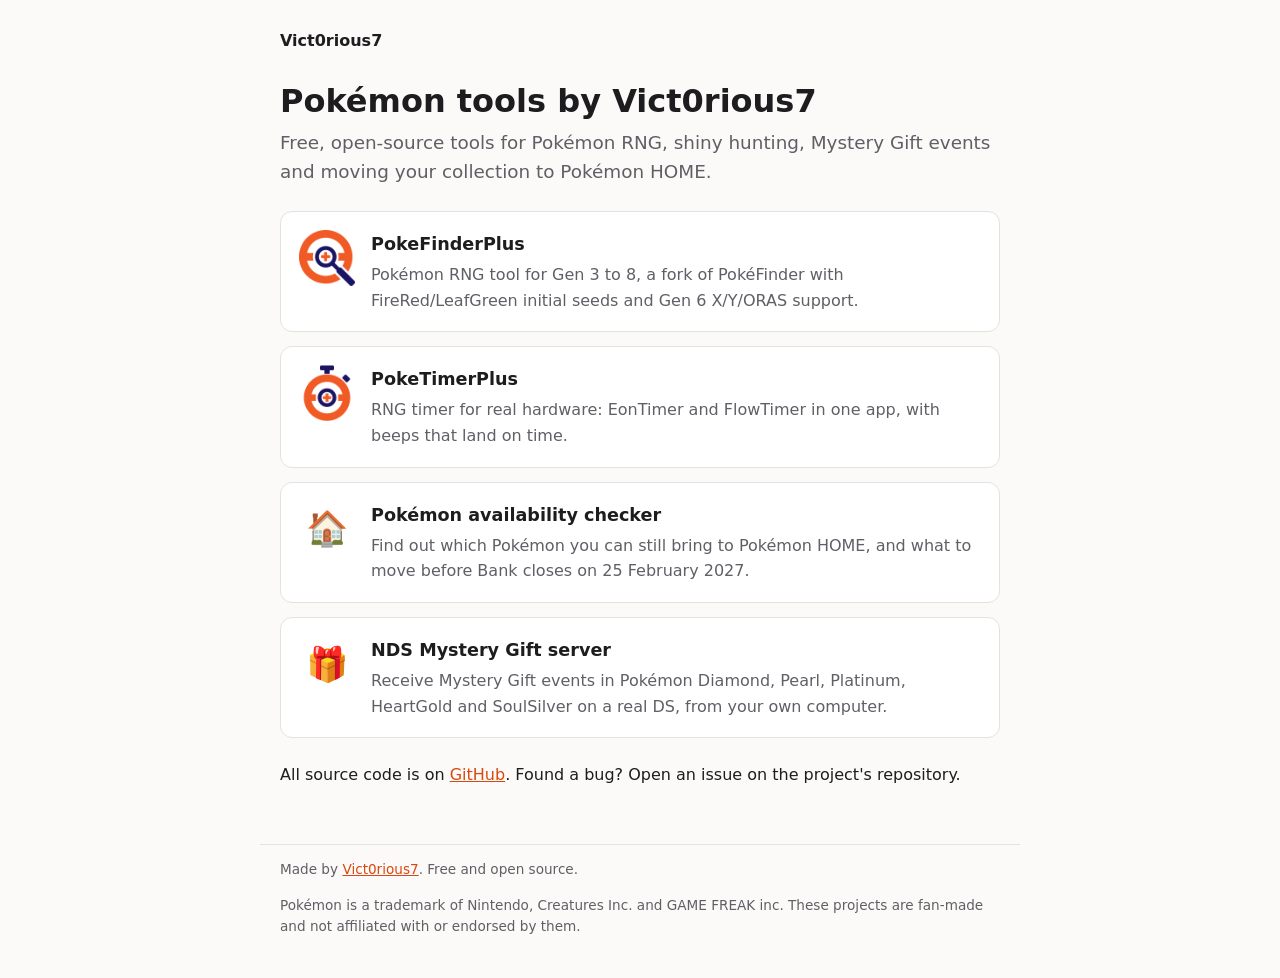
<file: index.html>
<!DOCTYPE html>
<html lang="en">
<head>
<meta charset="utf-8">
<meta name="viewport" content="width=device-width, initial-scale=1">
<title>Pokémon tools by Vict0rious7: RNG, shiny hunting, Mystery Gift</title>
<meta name="description" content="Free, open-source Pokémon tools by Vict0rious7: PokeFinderPlus (RNG seed finder), PokeTimerPlus (RNG timer), a Pokémon HOME availability checker and a DS Mystery Gift server.">
<link rel="canonical" href="https://vict0rious7.github.io/">
<meta property="og:type" content="website">
<meta property="og:title" content="Pokémon tools by Vict0rious7: RNG, shiny hunting, Mystery Gift">
<meta property="og:description" content="Free, open-source Pokémon tools by Vict0rious7: PokeFinderPlus (RNG seed finder), PokeTimerPlus (RNG timer), a Pokémon HOME availability checker and a DS Mystery Gift server.">
<meta property="og:url" content="https://vict0rious7.github.io/">

<meta name="twitter:card" content="summary">
<link rel="icon" href="/img/favicon.svg">
<link rel="stylesheet" href="/style.css">
<script type="application/ld+json">{"@context": "https://schema.org", "@type": "WebSite", "name": "Vict0rious7", "url": "https://vict0rious7.github.io/"}</script>
</head>
<body>
<header><a href="/">Vict0rious7</a></header>
<main>
<h1>Pokémon tools by Vict0rious7</h1>
<p class="lead">Free, open-source tools for Pokémon RNG, shiny hunting, Mystery Gift events and moving your collection to Pokémon HOME.</p>
<div class="cards">
<a class="card" href="/pokefinderplus/"><img src="/img/pokefinderplus.png" alt="" width="56" height="56"><div><h2>PokeFinderPlus</h2><p>Pokémon RNG tool for Gen 3 to 8, a fork of PokéFinder with FireRed/LeafGreen initial seeds and Gen 6 X/Y/ORAS support.</p></div></a>
<a class="card" href="/poketimerplus/"><img src="/img/poketimerplus.png" alt="" width="56" height="56"><div><h2>PokeTimerPlus</h2><p>RNG timer for real hardware: EonTimer and FlowTimer in one app, with beeps that land on time.</p></div></a>
<a class="card" href="/Pokemon-availability-checker/"><div class="emoji" aria-hidden="true">🏠</div><div><h2>Pokémon availability checker</h2><p>Find out which Pokémon you can still bring to Pokémon HOME, and what to move before Bank closes on 25 February 2027.</p></div></a>
<a class="card" href="/nds-mystery-gift/"><div class="emoji" aria-hidden="true">🎁</div><div><h2>NDS Mystery Gift server</h2><p>Receive Mystery Gift events in Pokémon Diamond, Pearl, Platinum, HeartGold and SoulSilver on a real DS, from your own computer.</p></div></a>
</div>
<p>All source code is on <a href="https://github.com/Vict0rious7">GitHub</a>. Found a bug? Open an issue on the project's repository.</p>
</main>
<footer><p>Made by <a href="https://github.com/Vict0rious7">Vict0rious7</a>. Free and open source.</p><p>Pokémon is a trademark of Nintendo, Creatures Inc. and GAME FREAK inc. These projects are fan-made and not affiliated with or endorsed by them.</p></footer>
</body>
</html>
</file>
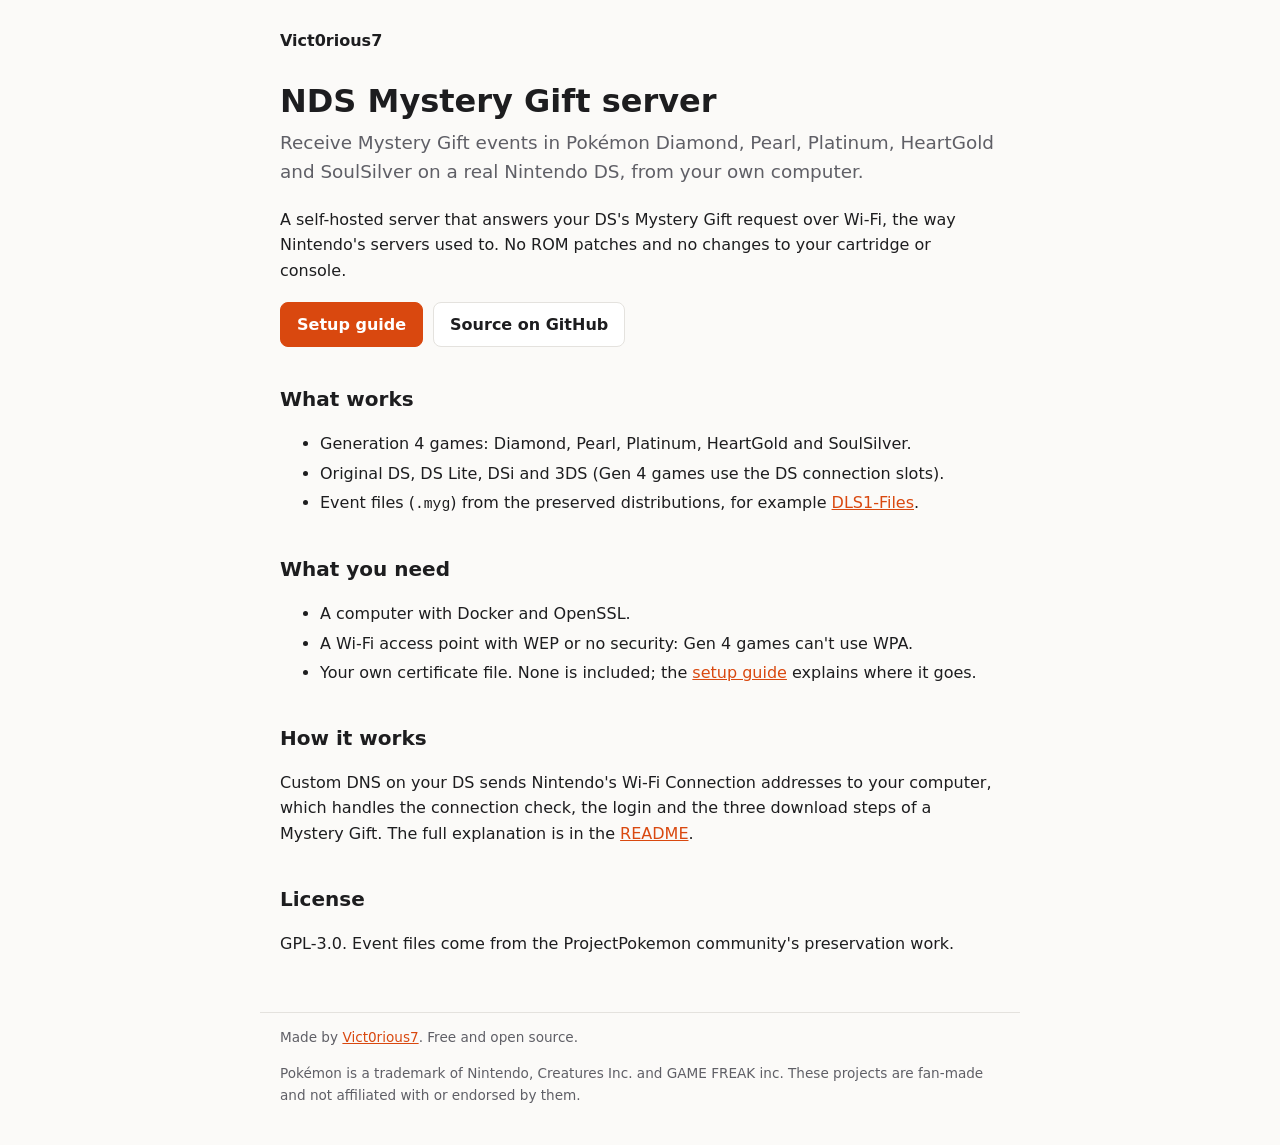
<file: nds-mystery-gift/index.html>
<!DOCTYPE html>
<html lang="en">
<head>
<meta charset="utf-8">
<meta name="viewport" content="width=device-width, initial-scale=1">
<title>NDS Mystery Gift server for Pokémon DPPt and HGSS on a real DS</title>
<meta name="description" content="A self-hosted Mystery Gift server for Pokémon Diamond, Pearl, Platinum, HeartGold and SoulSilver. Receive Wonder Card events on a real Nintendo DS over Wi-Fi, with no ROM patches.">
<link rel="canonical" href="https://vict0rious7.github.io/nds-mystery-gift/">
<meta property="og:type" content="website">
<meta property="og:title" content="NDS Mystery Gift server for Pokémon DPPt and HGSS on a real DS">
<meta property="og:description" content="A self-hosted Mystery Gift server for Pokémon Diamond, Pearl, Platinum, HeartGold and SoulSilver. Receive Wonder Card events on a real Nintendo DS over Wi-Fi, with no ROM patches.">
<meta property="og:url" content="https://vict0rious7.github.io/nds-mystery-gift/">

<meta name="twitter:card" content="summary">
<link rel="icon" href="/img/favicon.svg">
<link rel="stylesheet" href="/style.css">
<script type="application/ld+json">{"@context": "https://schema.org", "@type": "SoftwareSourceCode", "name": "NDS Pokémon Mystery Gift server", "description": "A self-hosted Mystery Gift server for Pokémon Diamond, Pearl, Platinum, HeartGold and SoulSilver. Receive Wonder Card events on a real Nintendo DS over Wi-Fi, with no ROM patches.", "codeRepository": "https://github.com/Vict0rious7/NDS-pokemon-mystery-gift-distribution", "license": "https://www.gnu.org/licenses/gpl-3.0.html", "author": {"@type": "Person", "name": "Vict0rious7", "url": "https://github.com/Vict0rious7"}}</script>
</head>
<body>
<header><a href="/">Vict0rious7</a></header>
<main>
<h1>NDS Mystery Gift server</h1>
<p class="lead">Receive Mystery Gift events in Pokémon Diamond, Pearl, Platinum, HeartGold and SoulSilver on a real Nintendo DS, from your own computer.</p>
<p>A self-hosted server that answers your DS's Mystery Gift request over Wi-Fi, the way Nintendo's servers used to. No ROM patches and no changes to your cartridge or console.</p>
<div class="btns"><a class="btn primary" href="https://github.com/Vict0rious7/NDS-pokemon-mystery-gift-distribution#readme">Setup guide</a><a class="btn" href="https://github.com/Vict0rious7/NDS-pokemon-mystery-gift-distribution">Source on GitHub</a></div>
<h2>What works</h2>
<ul>
<li>Generation 4 games: Diamond, Pearl, Platinum, HeartGold and SoulSilver.</li>
<li>Original DS, DS Lite, DSi and 3DS (Gen 4 games use the DS connection slots).</li>
<li>Event files (<code>.myg</code>) from the preserved distributions, for example <a href='https://github.com/InternalLoss/DLS1-Files'>DLS1-Files</a>.</li>
</ul>
<h2>What you need</h2>
<ul>
<li>A computer with Docker and OpenSSL.</li>
<li>A Wi-Fi access point with WEP or no security: Gen 4 games can't use WPA.</li>
<li>Your own certificate file. None is included; the <a href='https://github.com/Vict0rious7/NDS-pokemon-mystery-gift-distribution#certificate-setup'>setup guide</a> explains where it goes.</li>
</ul>
<h2>How it works</h2>
<p>Custom DNS on your DS sends Nintendo's Wi-Fi Connection addresses to your computer, which handles the connection check, the login and the three download steps of a Mystery Gift. The full explanation is in the <a href="https://github.com/Vict0rious7/NDS-pokemon-mystery-gift-distribution#readme">README</a>.</p>
<h2>License</h2>
<p>GPL-3.0. Event files come from the ProjectPokemon community's preservation work.</p>
</main>
<footer><p>Made by <a href="https://github.com/Vict0rious7">Vict0rious7</a>. Free and open source.</p><p>Pokémon is a trademark of Nintendo, Creatures Inc. and GAME FREAK inc. These projects are fan-made and not affiliated with or endorsed by them.</p></footer>
</body>
</html>
</file>
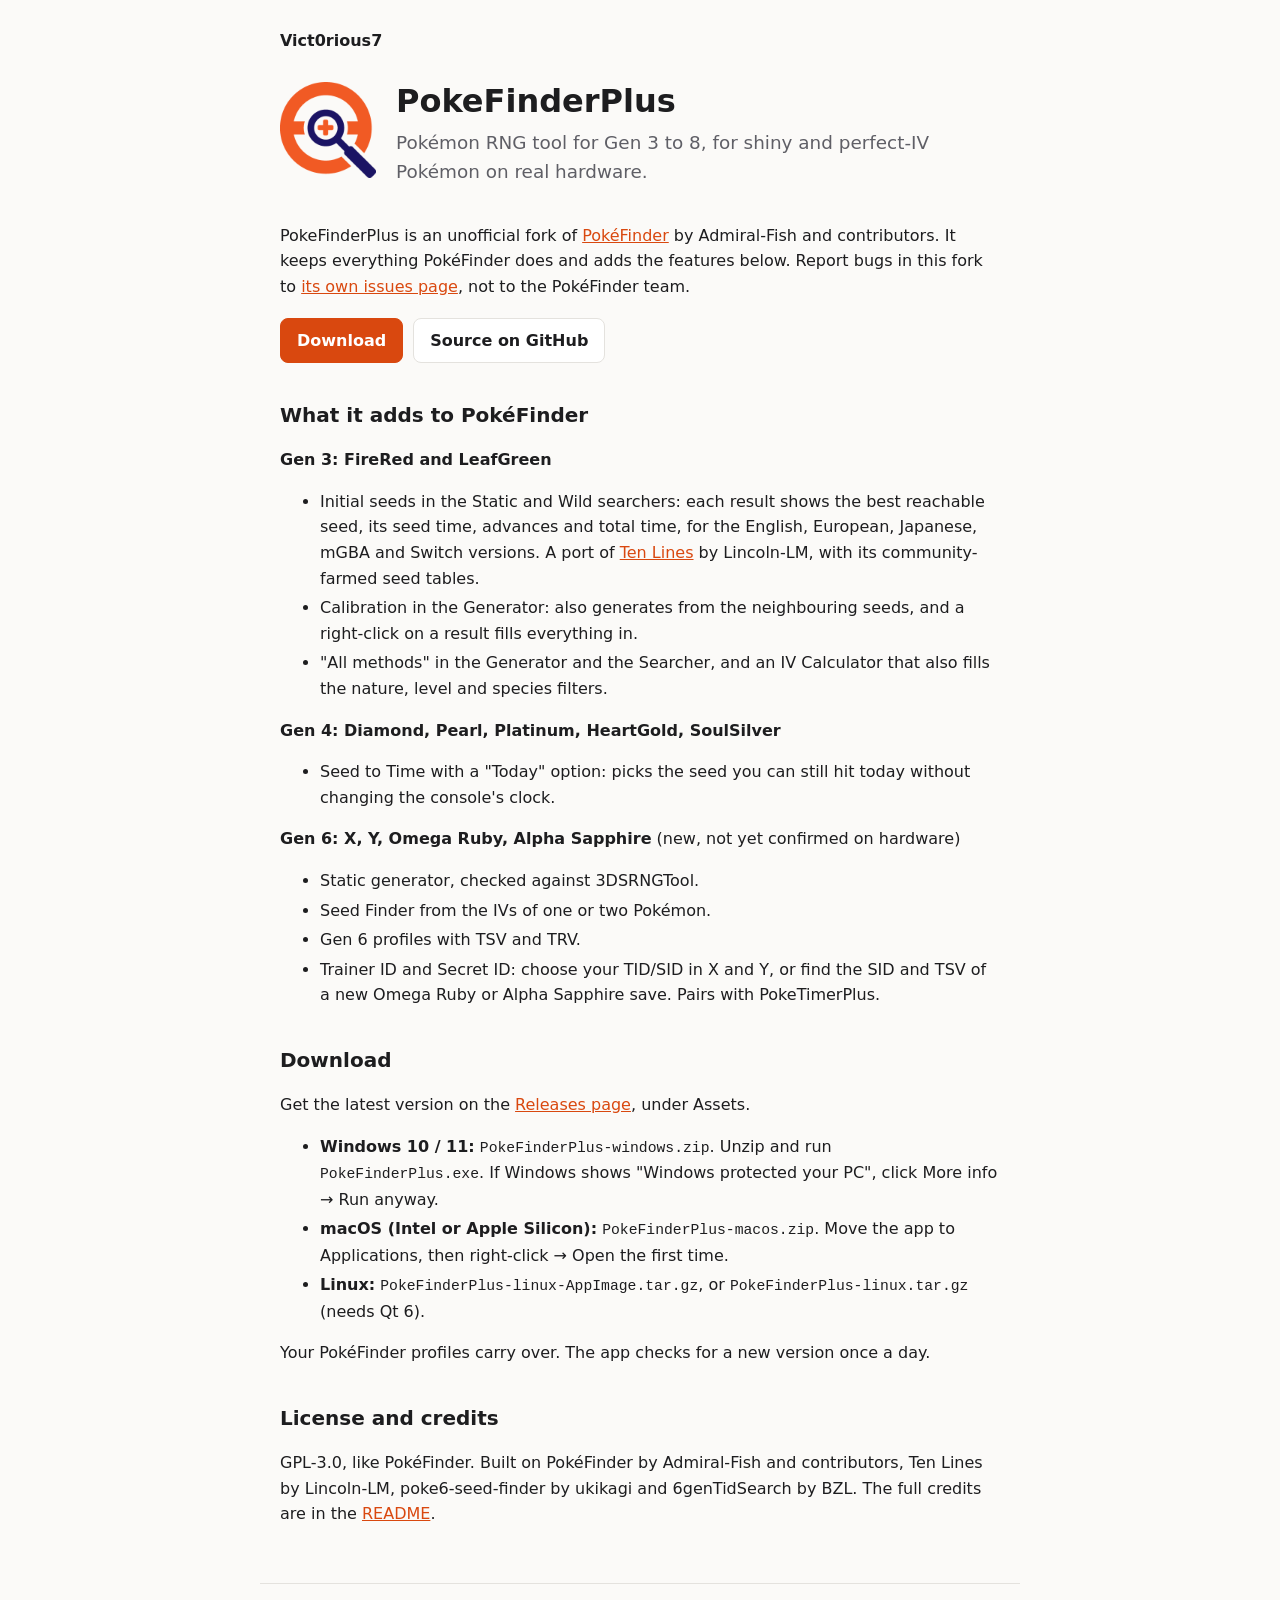
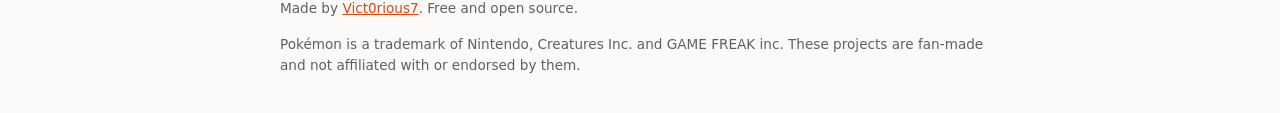
<file: pokefinderplus/index.html>
<!DOCTYPE html>
<html lang="en">
<head>
<meta charset="utf-8">
<meta name="viewport" content="width=device-width, initial-scale=1">
<title>PokeFinderPlus: Pokémon RNG seed finder for Gen 3 to 8</title>
<meta name="description" content="PokeFinderPlus is a free Pokémon RNG tool for Gen 3 to 8, a fork of PokéFinder with FireRed/LeafGreen initial seeds, Gen 4 Seed to Time for today, and Gen 6 X/Y/ORAS RNG and Trainer ID tools. Windows, macOS and Linux.">
<link rel="canonical" href="https://vict0rious7.github.io/pokefinderplus/">
<meta property="og:type" content="website">
<meta property="og:title" content="PokeFinderPlus: Pokémon RNG seed finder for Gen 3 to 8">
<meta property="og:description" content="PokeFinderPlus is a free Pokémon RNG tool for Gen 3 to 8, a fork of PokéFinder with FireRed/LeafGreen initial seeds, Gen 4 Seed to Time for today, and Gen 6 X/Y/ORAS RNG and Trainer ID tools. Windows, macOS and Linux.">
<meta property="og:url" content="https://vict0rious7.github.io/pokefinderplus/">
<meta property="og:image" content="https://vict0rious7.github.io/img/pokefinderplus.png">
<meta name="twitter:card" content="summary">
<link rel="icon" href="/img/pokefinderplus.png">
<link rel="stylesheet" href="/style.css">
<script type="application/ld+json">{"@context": "https://schema.org", "@type": "SoftwareApplication", "name": "PokeFinderPlus", "description": "PokeFinderPlus is a free Pokémon RNG tool for Gen 3 to 8, a fork of PokéFinder with FireRed/LeafGreen initial seeds, Gen 4 Seed to Time for today, and Gen 6 X/Y/ORAS RNG and Trainer ID tools. Windows, macOS and Linux.", "url": "https://vict0rious7.github.io/pokefinderplus/", "applicationCategory": "GameApplication", "operatingSystem": "Windows, macOS, Linux", "image": "https://vict0rious7.github.io/img/pokefinderplus.png", "license": "https://www.gnu.org/licenses/gpl-3.0.html", "codeRepository": "https://github.com/Vict0rious7/PokeFinderPlus", "offers": {"@type": "Offer", "price": "0", "priceCurrency": "EUR"}, "author": {"@type": "Person", "name": "Vict0rious7", "url": "https://github.com/Vict0rious7"}}</script>
</head>
<body>
<header><a href="/">Vict0rious7</a></header>
<main>
<div class="hero"><img src="/img/pokefinderplus.png" alt="PokeFinderPlus logo" width="96" height="96"><div><h1>PokeFinderPlus</h1><p class="lead">Pokémon RNG tool for Gen 3 to 8, for shiny and perfect-IV Pokémon on real hardware.</p></div></div>
<p>PokeFinderPlus is an unofficial fork of <a href="https://github.com/Admiral-Fish/PokeFinder">PokéFinder</a> by Admiral-Fish and contributors. It keeps everything PokéFinder does and adds the features below. Report bugs in this fork to <a href="https://github.com/Vict0rious7/PokeFinderPlus/issues">its own issues page</a>, not to the PokéFinder team.</p>
<div class="btns"><a class="btn primary" href="https://github.com/Vict0rious7/PokeFinderPlus/releases/latest">Download</a><a class="btn" href="https://github.com/Vict0rious7/PokeFinderPlus">Source on GitHub</a></div>
<h2>What it adds to PokéFinder</h2>
<p><strong>Gen 3: FireRed and LeafGreen</strong></p>
<ul>
<li>Initial seeds in the Static and Wild searchers: each result shows the best reachable seed, its seed time, advances and total time, for the English, European, Japanese, mGBA and Switch versions. A port of <a href='https://github.com/Lincoln-LM/ten-lines'>Ten Lines</a> by Lincoln-LM, with its community-farmed seed tables.</li>
<li>Calibration in the Generator: also generates from the neighbouring seeds, and a right-click on a result fills everything in.</li>
<li>&quot;All methods&quot; in the Generator and the Searcher, and an IV Calculator that also fills the nature, level and species filters.</li>
</ul>
<p><strong>Gen 4: Diamond, Pearl, Platinum, HeartGold, SoulSilver</strong></p>
<ul>
<li>Seed to Time with a &quot;Today&quot; option: picks the seed you can still hit today without changing the console's clock.</li>
</ul>
<p><strong>Gen 6: X, Y, Omega Ruby, Alpha Sapphire</strong> (new, not yet confirmed on hardware)</p>
<ul>
<li>Static generator, checked against 3DSRNGTool.</li>
<li>Seed Finder from the IVs of one or two Pokémon.</li>
<li>Gen 6 profiles with TSV and TRV.</li>
<li>Trainer ID and Secret ID: choose your TID/SID in X and Y, or find the SID and TSV of a new Omega Ruby or Alpha Sapphire save. Pairs with PokeTimerPlus.</li>
</ul>
<h2>Download</h2>
<p>Get the latest version on the <a href="https://github.com/Vict0rious7/PokeFinderPlus/releases/latest">Releases page</a>, under Assets.</p>
<ul>
<li><strong>Windows 10 / 11:</strong> <code>PokeFinderPlus-windows.zip</code>. Unzip and run <code>PokeFinderPlus.exe</code>. If Windows shows &quot;Windows protected your PC&quot;, click More info → Run anyway.</li>
<li><strong>macOS (Intel or Apple Silicon):</strong> <code>PokeFinderPlus-macos.zip</code>. Move the app to Applications, then right-click → Open the first time.</li>
<li><strong>Linux:</strong> <code>PokeFinderPlus-linux-AppImage.tar.gz</code>, or <code>PokeFinderPlus-linux.tar.gz</code> (needs Qt 6).</li>
</ul>
<p>Your PokéFinder profiles carry over. The app checks for a new version once a day.</p>
<h2>License and credits</h2>
<p>GPL-3.0, like PokéFinder. Built on PokéFinder by Admiral-Fish and contributors, Ten Lines by Lincoln-LM, poke6-seed-finder by ukikagi and 6genTidSearch by BZL. The full credits are in the <a href="https://github.com/Vict0rious7/PokeFinderPlus#readme">README</a>.</p>
</main>
<footer><p>Made by <a href="https://github.com/Vict0rious7">Vict0rious7</a>. Free and open source.</p><p>Pokémon is a trademark of Nintendo, Creatures Inc. and GAME FREAK inc. These projects are fan-made and not affiliated with or endorsed by them.</p></footer>
</body>
</html>
</file>
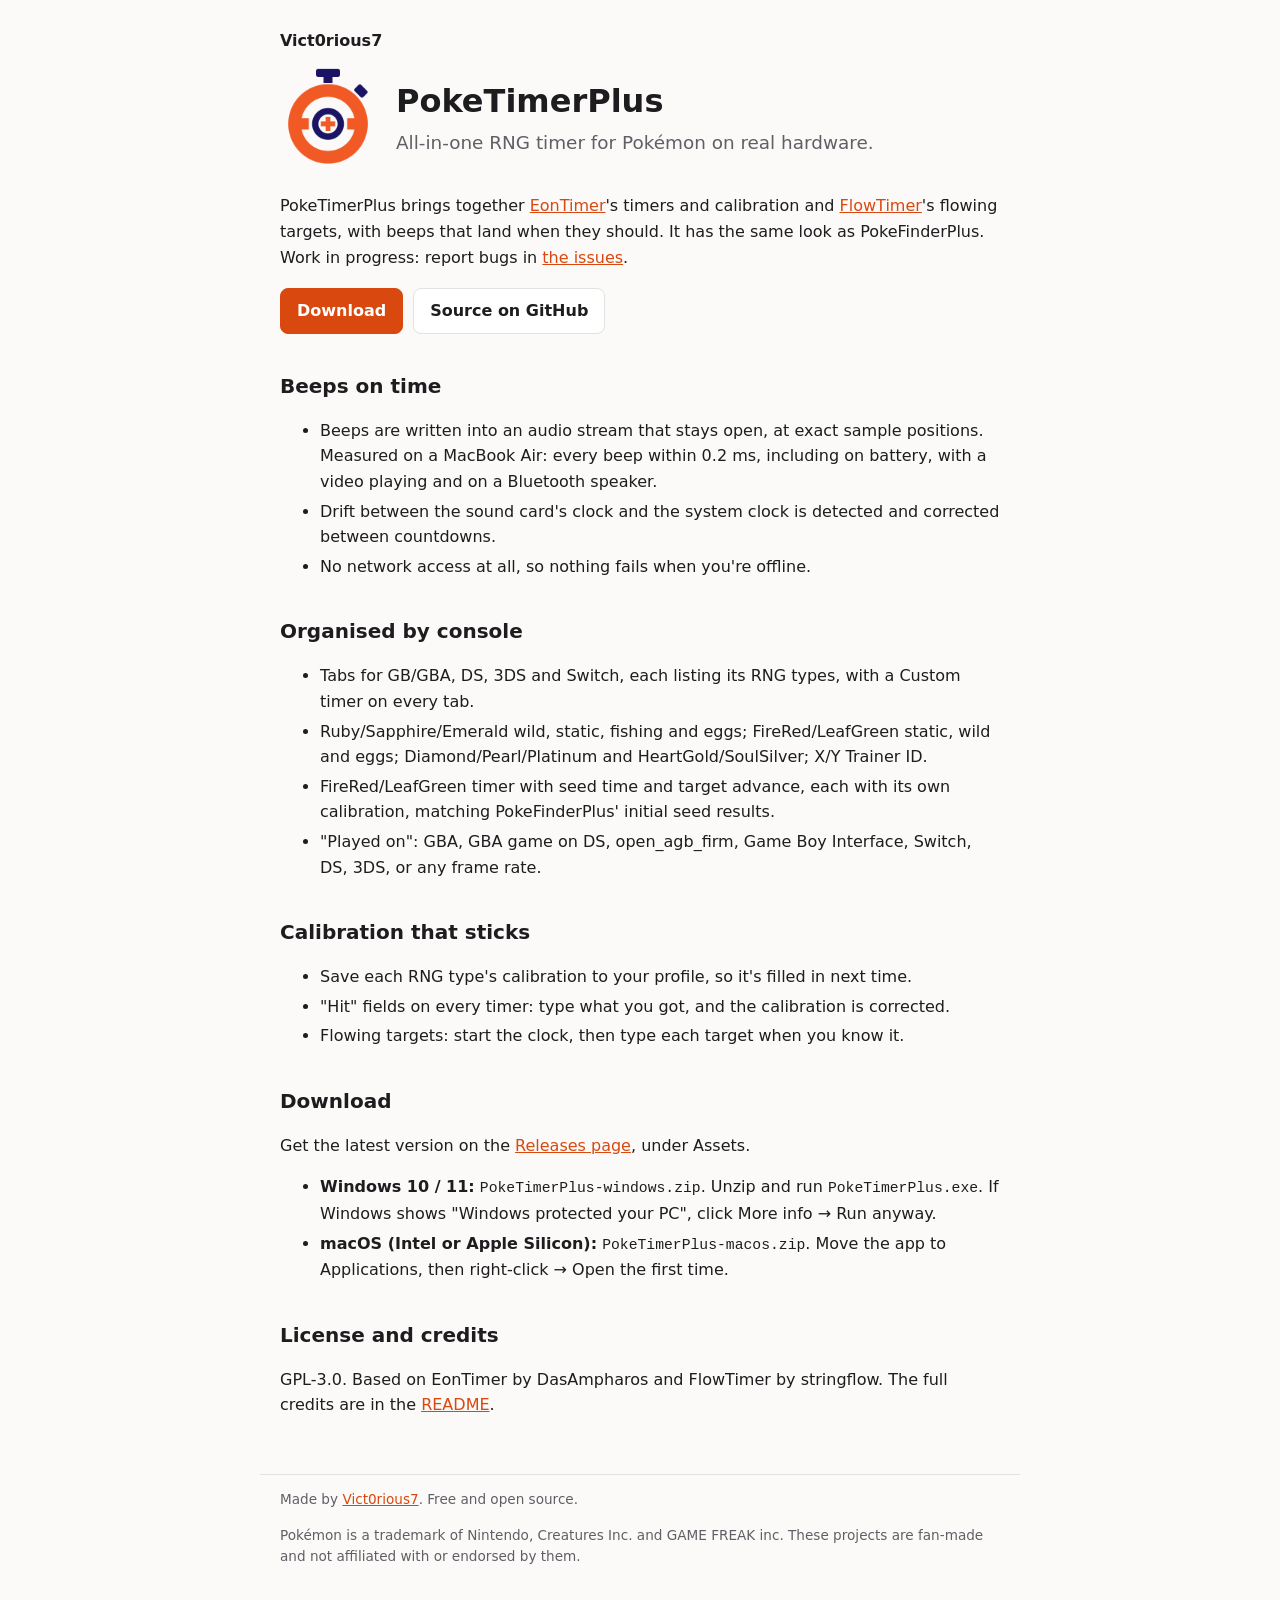
<file: poketimerplus/index.html>
<!DOCTYPE html>
<html lang="en">
<head>
<meta charset="utf-8">
<meta name="viewport" content="width=device-width, initial-scale=1">
<title>PokeTimerPlus: Pokémon RNG timer (EonTimer + FlowTimer)</title>
<meta name="description" content="PokeTimerPlus is a free all-in-one RNG timer for Pokémon on real hardware: EonTimer&#x27;s timers and calibration, FlowTimer&#x27;s flowing targets, and beeps accurate to a fraction of a millisecond. Windows and macOS.">
<link rel="canonical" href="https://vict0rious7.github.io/poketimerplus/">
<meta property="og:type" content="website">
<meta property="og:title" content="PokeTimerPlus: Pokémon RNG timer (EonTimer + FlowTimer)">
<meta property="og:description" content="PokeTimerPlus is a free all-in-one RNG timer for Pokémon on real hardware: EonTimer&#x27;s timers and calibration, FlowTimer&#x27;s flowing targets, and beeps accurate to a fraction of a millisecond. Windows and macOS.">
<meta property="og:url" content="https://vict0rious7.github.io/poketimerplus/">
<meta property="og:image" content="https://vict0rious7.github.io/img/poketimerplus.png">
<meta name="twitter:card" content="summary">
<link rel="icon" href="/img/poketimerplus.png">
<link rel="stylesheet" href="/style.css">
<script type="application/ld+json">{"@context": "https://schema.org", "@type": "SoftwareApplication", "name": "PokeTimerPlus", "description": "PokeTimerPlus is a free all-in-one RNG timer for Pokémon on real hardware: EonTimer's timers and calibration, FlowTimer's flowing targets, and beeps accurate to a fraction of a millisecond. Windows and macOS.", "url": "https://vict0rious7.github.io/poketimerplus/", "applicationCategory": "GameApplication", "operatingSystem": "Windows, macOS", "image": "https://vict0rious7.github.io/img/poketimerplus.png", "license": "https://www.gnu.org/licenses/gpl-3.0.html", "codeRepository": "https://github.com/Vict0rious7/PokeTimerPlus", "offers": {"@type": "Offer", "price": "0", "priceCurrency": "EUR"}, "author": {"@type": "Person", "name": "Vict0rious7", "url": "https://github.com/Vict0rious7"}}</script>
</head>
<body>
<header><a href="/">Vict0rious7</a></header>
<main>
<div class="hero"><img src="/img/poketimerplus.png" alt="PokeTimerPlus logo" width="96" height="96"><div><h1>PokeTimerPlus</h1><p class="lead">All-in-one RNG timer for Pokémon on real hardware.</p></div></div>
<p>PokeTimerPlus brings together <a href="https://github.com/DasAmpharos/EonTimer">EonTimer</a>'s timers and calibration and <a href="https://github.com/stringflow/FlowTimer">FlowTimer</a>'s flowing targets, with beeps that land when they should. It has the same look as PokeFinderPlus. Work in progress: report bugs in <a href="https://github.com/Vict0rious7/PokeTimerPlus/issues">the issues</a>.</p>
<div class="btns"><a class="btn primary" href="https://github.com/Vict0rious7/PokeTimerPlus/releases/latest">Download</a><a class="btn" href="https://github.com/Vict0rious7/PokeTimerPlus">Source on GitHub</a></div>
<h2>Beeps on time</h2>
<ul>
<li>Beeps are written into an audio stream that stays open, at exact sample positions. Measured on a MacBook Air: every beep within 0.2 ms, including on battery, with a video playing and on a Bluetooth speaker.</li>
<li>Drift between the sound card's clock and the system clock is detected and corrected between countdowns.</li>
<li>No network access at all, so nothing fails when you're offline.</li>
</ul>
<h2>Organised by console</h2>
<ul>
<li>Tabs for GB/GBA, DS, 3DS and Switch, each listing its RNG types, with a Custom timer on every tab.</li>
<li>Ruby/Sapphire/Emerald wild, static, fishing and eggs; FireRed/LeafGreen static, wild and eggs; Diamond/Pearl/Platinum and HeartGold/SoulSilver; X/Y Trainer ID.</li>
<li>FireRed/LeafGreen timer with seed time and target advance, each with its own calibration, matching PokeFinderPlus' initial seed results.</li>
<li>&quot;Played on&quot;: GBA, GBA game on DS, open_agb_firm, Game Boy Interface, Switch, DS, 3DS, or any frame rate.</li>
</ul>
<h2>Calibration that sticks</h2>
<ul>
<li>Save each RNG type's calibration to your profile, so it's filled in next time.</li>
<li>&quot;Hit&quot; fields on every timer: type what you got, and the calibration is corrected.</li>
<li>Flowing targets: start the clock, then type each target when you know it.</li>
</ul>
<h2>Download</h2>
<p>Get the latest version on the <a href="https://github.com/Vict0rious7/PokeTimerPlus/releases/latest">Releases page</a>, under Assets.</p>
<ul>
<li><strong>Windows 10 / 11:</strong> <code>PokeTimerPlus-windows.zip</code>. Unzip and run <code>PokeTimerPlus.exe</code>. If Windows shows &quot;Windows protected your PC&quot;, click More info → Run anyway.</li>
<li><strong>macOS (Intel or Apple Silicon):</strong> <code>PokeTimerPlus-macos.zip</code>. Move the app to Applications, then right-click → Open the first time.</li>
</ul>
<h2>License and credits</h2>
<p>GPL-3.0. Based on EonTimer by DasAmpharos and FlowTimer by stringflow. The full credits are in the <a href="https://github.com/Vict0rious7/PokeTimerPlus#readme">README</a>.</p>
</main>
<footer><p>Made by <a href="https://github.com/Vict0rious7">Vict0rious7</a>. Free and open source.</p><p>Pokémon is a trademark of Nintendo, Creatures Inc. and GAME FREAK inc. These projects are fan-made and not affiliated with or endorsed by them.</p></footer>
</body>
</html>
</file>
<file: style.css>
:root{--bg:#fbfaf8;--fg:#1d1d1f;--muted:#5f5f66;--card:#fff;--line:#e4e2de;--accent:#d9480f}
@media (prefers-color-scheme:dark){:root{--bg:#141416;--fg:#ececef;--muted:#a3a3ab;--card:#1d1d21;--line:#2e2e34;--accent:#ff8a4c}}
*{box-sizing:border-box}body{margin:0;background:var(--bg);color:var(--fg);font:16px/1.6 system-ui,-apple-system,"Segoe UI",Roboto,sans-serif}
main,header,footer{max-width:760px;margin:0 auto;padding:0 20px}
header{padding-top:28px;font-weight:600}header a{color:var(--fg);text-decoration:none}
h1{font-size:2rem;line-height:1.2;margin:28px 0 8px}h2{font-size:1.25rem;margin:36px 0 8px}
.lead{font-size:1.15rem;color:var(--muted);margin:0 0 20px}a{color:var(--accent)}
.hero{display:flex;gap:20px;align-items:center}.hero img{width:96px;height:96px}
.btns{display:flex;flex-wrap:wrap;gap:10px;margin:18px 0}.btn{display:inline-block;padding:9px 16px;border-radius:8px;border:1px solid var(--line);background:var(--card);color:var(--fg);text-decoration:none;font-weight:600}
.btn.primary{background:var(--accent);border-color:var(--accent);color:#fff}
.cards{display:grid;gap:14px;margin:24px 0}.card{display:flex;gap:16px;padding:18px;border:1px solid var(--line);border-radius:12px;background:var(--card);color:var(--fg);text-decoration:none}
.card:hover{border-color:var(--accent)}.card img{width:56px;height:56px;flex:none}.card h2{margin:0 0 4px;font-size:1.1rem}.card p{margin:0;color:var(--muted)}
.emoji{width:56px;height:56px;flex:none;display:flex;align-items:center;justify-content:center;font-size:34px}
li{margin:4px 0}code{font-size:.92em}
footer{margin-top:56px;padding-bottom:40px;border-top:1px solid var(--line);color:var(--muted);font-size:.85rem}footer p{margin:14px 0 0}
</file>
